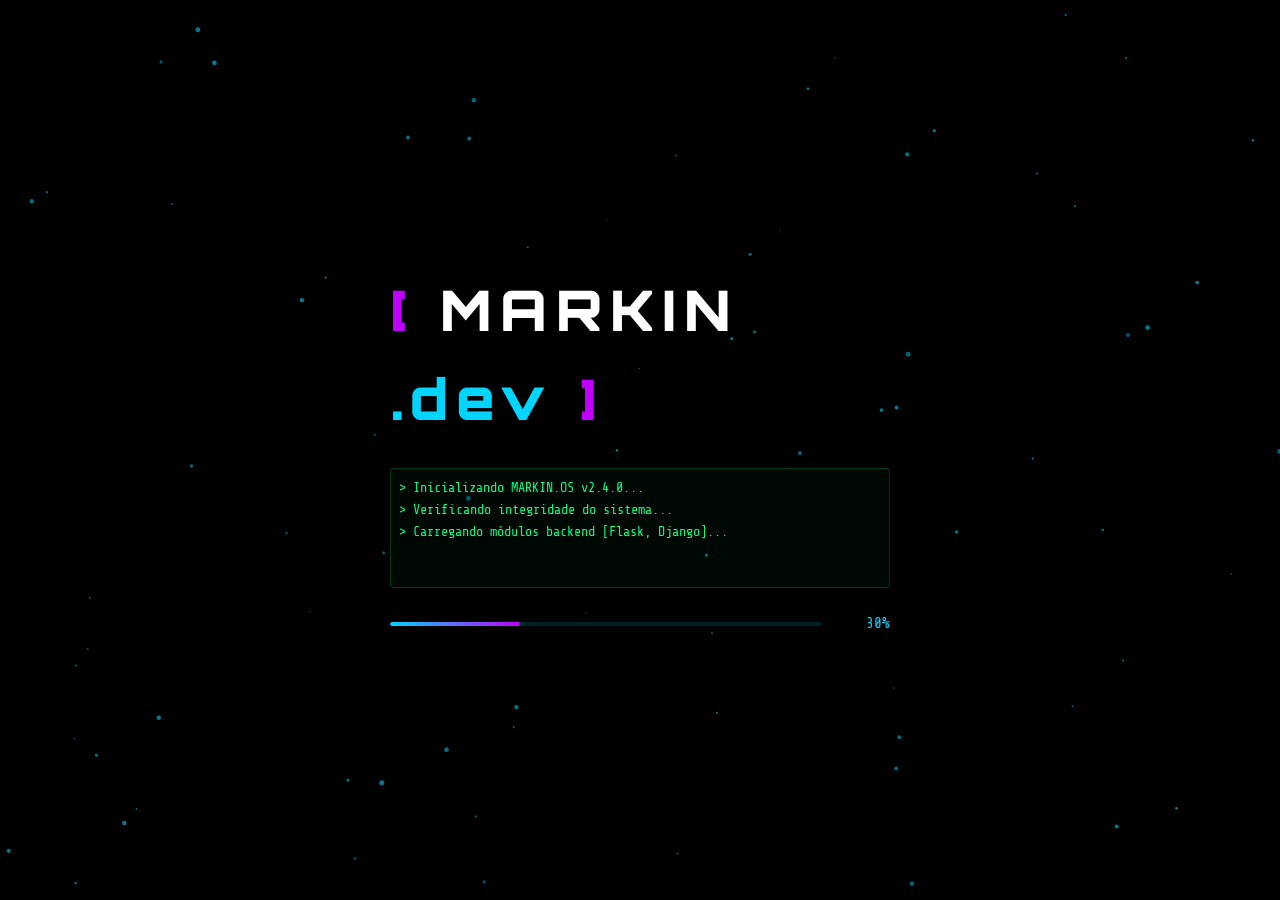
<file: index.html>
<!DOCTYPE html>
<html lang="pt-BR">
<head>
  <meta charset="UTF-8" />
  <meta name="viewport" content="width=device-width, initial-scale=1.0" />
  <title>MARKIN.DEV — Sistema Operacional</title>
  <link rel="icon" type="image/svg+xml" href="data:image/svg+xml,<svg xmlns='http://www.w3.org/2000/svg' viewBox='0 0 100 100'><text y='.9em' font-size='90'>⚡</text></svg>">
  <link rel="stylesheet" href="styles/main.css" />
  <link rel="preconnect" href="https://fonts.googleapis.com">
  <link rel="preconnect" href="https://fonts.gstatic.com" crossorigin>
  <link href="https://fonts.googleapis.com/css2?family=Share+Tech+Mono&family=Orbitron:wght@400;700;900&family=Rajdhani:wght@300;400;600;700&display=swap" rel="stylesheet">
</head>
<body>

  <!-- ═══════════════════════════════════════ BOOT SCREEN ═══════════════════════════════════════ -->
  <div id="boot-screen">
    <div class="boot-container">
      <div class="boot-logo">
        <span class="logo-bracket">[</span>
        <span class="logo-text">MARKIN</span>
        <span class="logo-dot">.dev</span>
        <span class="logo-bracket">]</span>
      </div>
      <div class="boot-lines" id="boot-lines"></div>
      <div class="boot-progress-wrap">
        <div class="boot-progress-bar">
          <div class="boot-progress-fill" id="boot-progress"></div>
        </div>
        <span class="boot-progress-pct" id="boot-pct">0%</span>
      </div>
      <button class="enter-btn" id="enter-btn" style="display:none;" onclick="enterSystem()">
        <span class="enter-icon">▶</span> ENTRAR NO SISTEMA
      </button>
    </div>
    <canvas id="boot-particles"></canvas>
  </div>

  <!-- ═══════════════════════════════════════ MAIN APP ═══════════════════════════════════════ -->
  <div id="app" style="display:none;">

    <!-- SCROLL PROGRESS -->
    <div class="scroll-progress" id="scroll-progress"></div>

    <!-- VISUAL OVERLAYS -->
    <div class="vignette"></div>
    <div class="scanlines"></div>

    <!-- HUD TOP BAR -->
    <header class="hud-header">
      <div class="hud-logo">
        <span class="hud-bracket">[</span>MARKIN<span class="hud-accent">.dev</span><span class="hud-bracket">]</span>
      </div>
      <nav class="hud-nav" id="hud-nav">
        <a href="#sobre" class="nav-link" data-section="sobre"><span class="nav-icon">▶</span> START</a>
        <a href="#skills" class="nav-link" data-section="skills"><span class="nav-icon">🧠</span> SKILLS</a>
        <a href="#projetos" class="nav-link" data-section="projetos"><span class="nav-icon">🗂</span> PROJETOS</a>
        <a href="#experiencia" class="nav-link" data-section="experiencia"><span class="nav-icon">🏆</span> EXPERIÊNCIA</a>
        <a href="#dashboard" class="nav-link" data-section="dashboard"><span class="nav-icon">📊</span> DASHBOARD</a>
        <a href="#contato" class="nav-link" data-section="contato"><span class="nav-icon">📞</span> CONTATO</a>
      </nav>
      <div class="hud-status">
        <span class="status-dot pulse"></span>
        <span class="status-text">ONLINE</span>
        <button class="terminal-toggle" id="terminal-toggle" title="Abrir Terminal [Ctrl+`]">⌨</button>
        <button class="sound-toggle" id="sound-toggle" title="Mutar Sons [M]">🔊</button>
        <button class="mobile-menu-btn" id="mobile-menu-btn" aria-label="Abrir menu" aria-expanded="false">
          <span class="menu-line"></span>
          <span class="menu-line"></span>
          <span class="menu-line"></span>
        </button>
      </div>
    </header>

    <div class="nav-backdrop" id="nav-backdrop"></div>

    <!-- GRID BACKGROUND -->
    <canvas id="grid-canvas"></canvas>

    <!-- MAIN CONTENT -->
    <main id="main-content">

      <!-- ── SEÇÃO: SOBRE ── -->
      <section id="sobre" class="section active-section">
        <div class="section-header">
          <span class="section-tag">// MÓDULO_01</span>
          <h2 class="section-title">SOBRE <span class="accent">MIM</span></h2>
          <div class="section-line"></div>
        </div>
        <div class="about-grid">
          <div class="about-avatar-wrap">
            <div class="avatar-ring outer-ring"></div>
            <div class="avatar-ring inner-ring"></div>
            <div class="avatar-core">
              <img src="images/foto.jpg" alt="Marcos Rogério" class="avatar-photo"
                   onerror="this.style.display='none'; document.getElementById('avatar-fallback').style.display='flex';" />
              <div class="avatar-initials" id="avatar-fallback" style="display:none;">MR</div>
              <div class="avatar-scanline"></div>
            </div>
            <div class="avatar-badges">
              <span class="badge badge-backend">Backend</span>
              <span class="badge badge-fullstack">Full Stack</span>
              <span class="badge badge-data">Data+IA</span>
            </div>
          </div>
          <div class="about-text">
            <div class="about-title-wrap">
              <h1 class="about-name">Marcos Rogério<br><span class="about-name-accent">Tudes Lopes</span></h1>
              <div class="about-role">
                <span class="role-prefix">&gt; </span>
                <span id="typewriter-role" class="typewriter-text"></span>
                <span class="cursor-blink">|</span>
              </div>
            </div>
            <div class="about-bio">
              <p>
                Desenvolvedor de Software com <span class="highlight">+3 anos de experiência</span> em backend robusto, análise de dados e desenvolvimento full stack.
              </p>
              <p>
                Atualmente construindo um <span class="highlight">sistema PDV completo</span> com Flask, integrações bancárias e APIs REST de alta performance.
              </p>
              <p>
                Combinando <span class="highlight">Python + Java + IA</span> para entregar soluções que vão além do código — sistemas que <em>pensam</em>.
              </p>
            </div>
            <div class="about-stats">
              <div class="stat-item">
                <span class="stat-value counter" data-target="3">0</span>
                <span class="stat-label">Anos XP</span>
              </div>
              <div class="stat-divider"></div>
              <div class="stat-item">
                <span class="stat-value counter" data-target="12">0</span>
                <span class="stat-label">Projetos</span>
              </div>
              <div class="stat-divider"></div>
              <div class="stat-item">
                <span class="stat-value counter" data-target="9">0</span>
                <span class="stat-label">Tecnologias</span>
              </div>
              <div class="stat-divider"></div>
              <div class="stat-item">
                <span class="stat-value counter" data-target="4">0</span>
                <span class="stat-label">Empresas</span>
              </div>
            </div>
            <div class="about-cta">
              <a href="#projetos" class="btn-primary">VER PROJETOS</a>
              <a href="#contato" class="btn-secondary">CONTATO</a>
              <a href="curriculo.html" target="_blank" class="btn-cv" title="Visualizar e baixar currículo">
                <span>⬇</span> CURRÍCULO
              </a>
            </div>
          </div>
        </div>
      </section>

      <!-- ── SEÇÃO: SKILLS ── -->
      <section id="skills" class="section">
        <div class="section-header">
          <span class="section-tag">// MÓDULO_02</span>
          <h2 class="section-title">SKILLS <span class="accent">RPG</span></h2>
          <div class="section-line"></div>
        </div>
        <div class="skills-container">
          <div class="skills-category">
            <div class="cat-header">
              <span class="cat-icon">🐍</span>
              <span class="cat-name">BACKEND</span>
            </div>
            <div class="skill-list">
              <div class="skill-item" data-level="90">
                <div class="skill-info"><span class="skill-name">Python</span><span class="skill-pct">90%</span></div>
                <div class="skill-bar"><div class="skill-fill" style="--target:90%"></div></div>
              </div>
              <div class="skill-item" data-level="90">
                <div class="skill-info"><span class="skill-name">Flask</span><span class="skill-pct">90%</span></div>
                <div class="skill-bar"><div class="skill-fill" style="--target:90%"></div></div>
              </div>
              <div class="skill-item" data-level="85">
                <div class="skill-info"><span class="skill-name">Django</span><span class="skill-pct">85%</span></div>
                <div class="skill-bar"><div class="skill-fill" style="--target:85%"></div></div>
              </div>
              <div class="skill-item" data-level="75">
                <div class="skill-info"><span class="skill-name">Java</span><span class="skill-pct">75%</span></div>
                <div class="skill-bar"><div class="skill-fill" style="--target:75%"></div></div>
              </div>
              <div class="skill-item" data-level="90">
                <div class="skill-info"><span class="skill-name">APIs REST</span><span class="skill-pct">90%</span></div>
                <div class="skill-bar"><div class="skill-fill" style="--target:90%"></div></div>
              </div>
            </div>
          </div>
          <div class="skills-category">
            <div class="cat-header">
              <span class="cat-icon">🎨</span>
              <span class="cat-name">FRONTEND</span>
            </div>
            <div class="skill-list">
              <div class="skill-item" data-level="85">
                <div class="skill-info"><span class="skill-name">JavaScript</span><span class="skill-pct">85%</span></div>
                <div class="skill-bar"><div class="skill-fill" style="--target:85%"></div></div>
              </div>
              <div class="skill-item" data-level="85">
                <div class="skill-info"><span class="skill-name">HTML5 / CSS3</span><span class="skill-pct">85%</span></div>
                <div class="skill-bar"><div class="skill-fill" style="--target:85%"></div></div>
              </div>
            </div>
          </div>
          <div class="skills-category">
            <div class="cat-header">
              <span class="cat-icon">🗄️</span>
              <span class="cat-name">DATABASE</span>
            </div>
            <div class="skill-list">
              <div class="skill-item" data-level="85">
                <div class="skill-info"><span class="skill-name">PostgreSQL</span><span class="skill-pct">85%</span></div>
                <div class="skill-bar"><div class="skill-fill" style="--target:85%"></div></div>
              </div>
              <div class="skill-item" data-level="85">
                <div class="skill-info"><span class="skill-name">MySQL</span><span class="skill-pct">85%</span></div>
                <div class="skill-bar"><div class="skill-fill" style="--target:85%"></div></div>
              </div>
              <div class="skill-item" data-level="80">
                <div class="skill-info"><span class="skill-name">SQLite</span><span class="skill-pct">80%</span></div>
                <div class="skill-bar"><div class="skill-fill" style="--target:80%"></div></div>
              </div>
            </div>
          </div>
          <div class="skills-category">
            <div class="cat-header">
              <span class="cat-icon">🤖</span>
              <span class="cat-name">DATA & IA</span>
            </div>
            <div class="skill-list">
              <div class="skill-item" data-level="80">
                <div class="skill-info"><span class="skill-name">Pandas</span><span class="skill-pct">80%</span></div>
                <div class="skill-bar"><div class="skill-fill" style="--target:80%"></div></div>
              </div>
              <div class="skill-item" data-level="75">
                <div class="skill-info"><span class="skill-name">IA (Claude / APIs)</span><span class="skill-pct">75%</span></div>
                <div class="skill-bar"><div class="skill-fill" style="--target:75%"></div></div>
              </div>
              <div class="skill-item" data-level="75">
                <div class="skill-info"><span class="skill-name">Dashboards</span><span class="skill-pct">75%</span></div>
                <div class="skill-bar"><div class="skill-fill" style="--target:75%"></div></div>
              </div>
            </div>
          </div>
        </div>
      </section>

      <!-- ── SEÇÃO: PROJETOS ── -->
      <section id="projetos" class="section">
        <div class="section-header">
          <span class="section-tag">// MÓDULO_03</span>
          <h2 class="section-title">PROJETOS <span class="accent">RECENTES</span></h2>
          <div class="section-line"></div>
        </div>
        <div class="projects-grid">

          <!-- Featured -->
          <div class="project-card featured" id="pdv-card">
            <div class="project-badge">🔥 DESTAQUE</div>
            <div class="project-header">
              <div class="project-icon">💳</div>
              <div>
                <h3 class="project-title">Sistema PDV</h3>
                <p class="project-subtitle">Ponto de Venda Completo</p>
              </div>
            </div>
            <p class="project-desc">
              Sistema de ponto de venda robusto com backend em Flask, banco de dados relacional, regras de negócio avançadas e interface otimizada para operação em tempo real.
            </p>
            <div class="project-tags">
              <span class="tag">Flask</span>
              <span class="tag">PostgreSQL</span>
              <span class="tag">APIs REST</span>
              <span class="tag">JavaScript</span>
            </div>
            <div class="project-features">
              <div class="feature-item"><span class="feature-icon">✓</span> Backend robusto com Flask</div>
              <div class="feature-item"><span class="feature-icon">✓</span> Integração com banco de dados</div>
              <div class="feature-item"><span class="feature-icon">✓</span> Regras de negócio complexas</div>
              <div class="feature-item"><span class="feature-icon">✓</span> Interface otimizada para UX</div>
            </div>
            <div class="project-actions">
              <button class="btn-project" onclick="openPDVDemo()">▶ DEMO INTERATIVA</button>
            </div>
          </div>

          <!-- Project 2 -->
          <div class="project-card">
            <div class="project-header">
              <div class="project-icon">📊</div>
              <div>
                <h3 class="project-title">Dashboard Analytics</h3>
                <p class="project-subtitle">Análise de Dados</p>
              </div>
            </div>
            <p class="project-desc">
              Dashboard interativo com Pandas para análise e visualização de grandes volumes de dados. Relatórios automatizados e métricas em tempo real.
            </p>
            <div class="project-tags">
              <span class="tag">Python</span>
              <span class="tag">Pandas</span>
              <span class="tag">Dashboard</span>
              <span class="tag">SQL</span>
            </div>
          </div>

          <!-- Project 3 -->
          <div class="project-card">
            <div class="project-header">
              <div class="project-icon">🤖</div>
              <div>
                <h3 class="project-title">IA Automation</h3>
                <p class="project-subtitle">Integração com Claude API</p>
              </div>
            </div>
            <p class="project-desc">
              Sistema de automação inteligente integrado com APIs de IA (Claude) para análise de dados, geração de relatórios e tomada de decisão automatizada.
            </p>
            <div class="project-tags">
              <span class="tag">Python</span>
              <span class="tag">Claude API</span>
              <span class="tag">Flask</span>
              <span class="tag">PostgreSQL</span>
            </div>
          </div>

          <!-- Project 4 -->
          <div class="project-card">
            <div class="project-header">
              <div class="project-icon">🚌</div>
              <div>
                <h3 class="project-title">SEMOB Web System</h3>
                <p class="project-subtitle">Secretaria de Mobilidade</p>
              </div>
            </div>
            <p class="project-desc">
              Desenvolvimento web e análise de dados para secretaria de mobilidade urbana. Processamento de dados de transporte e relatórios gerenciais.
            </p>
            <div class="project-tags">
              <span class="tag">Python</span>
              <span class="tag">JavaScript</span>
              <span class="tag">MySQL</span>
              <span class="tag">HTML/CSS</span>
            </div>
          </div>

        </div>
      </section>

      <!-- ── SEÇÃO: EXPERIÊNCIA ── -->
      <section id="experiencia" class="section">
        <div class="section-header">
          <span class="section-tag">// MÓDULO_04</span>
          <h2 class="section-title">LINHA DO <span class="accent">TEMPO</span></h2>
          <div class="section-line"></div>
        </div>
        <div class="timeline-container">

          <div class="timeline-item current" data-index="0">
            <div class="timeline-connector">
              <div class="timeline-dot active"></div>
              <div class="timeline-line"></div>
            </div>
            <div class="timeline-card">
              <div class="timeline-badge current-badge">● ATUAL</div>
              <div class="timeline-company">VixTec</div>
              <div class="timeline-role">Desenvolvedor de Software</div>
              <div class="timeline-period">2022 — Presente</div>
              <div class="timeline-desc">
                <ul>
                  <li>Desenvolvimento de Sistema PDV completo</li>
                  <li>Backend robusto com Flask</li>
                  <li>Integração com banco de dados PostgreSQL</li>
                  <li>APIs REST e regras de negócio avançadas</li>
                  <li>Frontend com foco em UX e performance</li>
                </ul>
              </div>
              <div class="timeline-tags">
                <span class="tag">Flask</span><span class="tag">PostgreSQL</span><span class="tag">APIs REST</span>
              </div>
            </div>
          </div>

          <div class="timeline-item" data-index="1">
            <div class="timeline-connector">
              <div class="timeline-dot"></div>
              <div class="timeline-line"></div>
            </div>
            <div class="timeline-card">
              <div class="timeline-company">SEMOB</div>
              <div class="timeline-role">Desenvolvedor Web / Analista de Dados</div>
              <div class="timeline-period">2021 — 2022</div>
              <div class="timeline-desc">
                <ul>
                  <li>Desenvolvimento de sistemas web para mobilidade urbana</li>
                  <li>Análise e manipulação de dados com Python/Pandas</li>
                  <li>Criação de dashboards e relatórios gerenciais</li>
                </ul>
              </div>
              <div class="timeline-tags">
                <span class="tag">Python</span><span class="tag">Pandas</span><span class="tag">JavaScript</span>
              </div>
            </div>
          </div>

          <div class="timeline-item" data-index="2">
            <div class="timeline-connector">
              <div class="timeline-dot"></div>
              <div class="timeline-line"></div>
            </div>
            <div class="timeline-card">
              <div class="timeline-company">CEBRASPE</div>
              <div class="timeline-role">Produtor de Conteúdo Técnico</div>
              <div class="timeline-period">2020 — 2021</div>
              <div class="timeline-desc">
                <ul>
                  <li>Produção de conteúdo técnico especializado</li>
                  <li>Documentação e materiais de referência</li>
                  <li>Análise e curadoria de conteúdo tecnológico</li>
                </ul>
              </div>
              <div class="timeline-tags">
                <span class="tag">Documentação</span><span class="tag">TI</span>
              </div>
            </div>
          </div>

          <div class="timeline-item" data-index="3">
            <div class="timeline-connector">
              <div class="timeline-dot"></div>
            </div>
            <div class="timeline-card">
              <div class="timeline-company">EMBRAPA</div>
              <div class="timeline-role">Suporte Técnico e Infraestrutura</div>
              <div class="timeline-period">2019 — 2020</div>
              <div class="timeline-desc">
                <ul>
                  <li>Suporte técnico e infraestrutura de TI</li>
                  <li>Manutenção de sistemas e redes</li>
                  <li>Primeiro contato com ambientes empresariais reais</li>
                </ul>
              </div>
              <div class="timeline-tags">
                <span class="tag">Infraestrutura</span><span class="tag">Suporte TI</span>
              </div>
            </div>
          </div>

        </div>
      </section>

      <!-- ── SEÇÃO: DASHBOARD ── -->
      <section id="dashboard" class="section">
        <div class="section-header">
          <span class="section-tag">// MÓDULO_05</span>
          <h2 class="section-title">DASHBOARD <span class="accent">STATS</span></h2>
          <div class="section-line"></div>
        </div>
        <div class="dashboard-grid">
          <div class="dash-card">
            <div class="dash-icon">⏱️</div>
            <div class="dash-value counter" data-target="3">0</div>
            <div class="dash-label">Anos de Experiência</div>
            <div class="dash-bar"><div class="dash-fill" style="width:0%" data-target="60%"></div></div>
          </div>
          <div class="dash-card">
            <div class="dash-icon">🚀</div>
            <div class="dash-value counter" data-target="12">0</div>
            <div class="dash-label">Projetos Entregues</div>
            <div class="dash-bar"><div class="dash-fill" style="width:0%" data-target="80%"></div></div>
          </div>
          <div class="dash-card">
            <div class="dash-icon">💻</div>
            <div class="dash-value counter" data-target="9">0</div>
            <div class="dash-label">Tecnologias Dominadas</div>
            <div class="dash-bar"><div class="dash-fill" style="width:0%" data-target="75%"></div></div>
          </div>
          <div class="dash-card">
            <div class="dash-icon">🏢</div>
            <div class="dash-value counter" data-target="4">0</div>
            <div class="dash-label">Empresas Atuadas</div>
            <div class="dash-bar"><div class="dash-fill" style="width:0%" data-target="40%"></div></div>
          </div>
          <div class="dash-card">
            <div class="dash-icon">🔗</div>
            <div class="dash-value counter" data-target="50">0</div>
            <div class="dash-label">APIs Integradas</div>
            <div class="dash-bar"><div class="dash-fill" style="width:0%" data-target="70%"></div></div>
          </div>
          <div class="dash-card">
            <div class="dash-icon">📦</div>
            <div class="dash-value counter" data-target="1000">0</div>
            <div class="dash-label">Commits Aproximados</div>
            <div class="dash-bar"><div class="dash-fill" style="width:0%" data-target="85%"></div></div>
          </div>
        </div>
        <div class="radar-container">
          <canvas id="radar-chart" width="500" height="400"></canvas>
        </div>
      </section>

      <!-- ── SEÇÃO: CONTATO ── -->
      <section id="contato" class="section">
        <div class="section-header">
          <span class="section-tag">// MÓDULO_06</span>
          <h2 class="section-title">ESTABELECER <span class="accent">CONTATO</span></h2>
          <div class="section-line"></div>
        </div>
        <div class="contact-grid">
          <div class="contact-links">
            <h3 class="contact-subtitle">&gt; Conexões Disponíveis</h3>
            <a href="https://github.com/dev-markin" target="_blank" class="contact-card" id="github-link">
              <div class="contact-card-icon">
                <svg viewBox="0 0 24 24" fill="currentColor" width="32" height="32"><path d="M12 0c-6.626 0-12 5.373-12 12 0 5.302 3.438 9.8 8.207 11.387.599.111.793-.261.793-.577v-2.234c-3.338.726-4.033-1.416-4.033-1.416-.546-1.387-1.333-1.756-1.333-1.756-1.089-.745.083-.729.083-.729 1.205.084 1.839 1.237 1.839 1.237 1.07 1.834 2.807 1.304 3.492.997.107-.775.418-1.305.762-1.604-2.665-.305-5.467-1.334-5.467-5.931 0-1.311.469-2.381 1.236-3.221-.124-.303-.535-1.524.117-3.176 0 0 1.008-.322 3.301 1.23.957-.266 1.983-.399 3.003-.404 1.02.005 2.047.138 3.006.404 2.291-1.552 3.297-1.23 3.297-1.23.653 1.653.242 2.874.118 3.176.77.84 1.235 1.911 1.235 3.221 0 4.609-2.807 5.624-5.479 5.921.43.372.823 1.102.823 2.222v3.293c0 .319.192.694.801.576 4.765-1.589 8.199-6.086 8.199-11.386 0-6.627-5.373-12-12-12z"/></svg>
              </div>
              <div class="contact-card-info">
                <span class="contact-card-label">GitHub</span>
                <span class="contact-card-value">github.com/dev-markin</span>
              </div>
              <span class="contact-card-arrow">→</span>
            </a>
            <a href="https://www.linkedin.com/in/marcos-lopes-b99a47201/" target="_blank" class="contact-card" id="linkedin-link">
              <div class="contact-card-icon">
                <svg viewBox="0 0 24 24" fill="currentColor" width="32" height="32"><path d="M20.447 20.452h-3.554v-5.569c0-1.328-.027-3.037-1.852-3.037-1.853 0-2.136 1.445-2.136 2.939v5.667H9.351V9h3.414v1.561h.046c.477-.9 1.637-1.85 3.37-1.85 3.601 0 4.267 2.37 4.267 5.455v6.286zM5.337 7.433c-1.144 0-2.063-.926-2.063-2.065 0-1.138.92-2.063 2.063-2.063 1.14 0 2.064.925 2.064 2.063 0 1.139-.925 2.065-2.064 2.065zm1.782 13.019H3.555V9h3.564v11.452zM22.225 0H1.771C.792 0 0 .774 0 1.729v20.542C0 23.227.792 24 1.771 24h20.451C23.2 24 24 23.227 24 22.271V1.729C24 .774 23.2 0 22.222 0h.003z"/></svg>
              </div>
              <div class="contact-card-info">
                <span class="contact-card-label">LinkedIn</span>
                <span class="contact-card-value">linkedin.com/in/marcos-lopes-b99a47201</span>
              </div>
              <span class="contact-card-arrow">→</span>
            </a>
            <a href="mailto:marcosr10oficial@hotmail.com" class="contact-card" id="email-link">
              <div class="contact-card-icon" style="font-size:2rem;">✉️</div>
              <div class="contact-card-info">
                <span class="contact-card-label">Email</span>
                <span class="contact-card-value">marcosr10oficial@hotmail.com</span>
              </div>
              <span class="contact-card-arrow">→</span>
            </a>
            <a href="curriculo.html" target="_blank" class="contact-card contact-card-cv">
              <div class="contact-card-icon" style="font-size:2rem;">📄</div>
              <div class="contact-card-info">
                <span class="contact-card-label">Currículo</span>
                <span class="contact-card-value">Visualizar &amp; baixar CV completo</span>
              </div>
              <span class="contact-card-arrow">⬇</span>
            </a>
          </div>
          <div class="contact-form-wrap">
            <h3 class="contact-subtitle">&gt; Enviar Mensagem</h3>
            <form class="contact-form" id="contact-form" onsubmit="submitForm(event)">
              <div class="form-group">
                <label class="form-label">// IDENTIFICAÇÃO</label>
                <input type="text" class="form-input" placeholder="Seu nome" required />
              </div>
              <div class="form-group">
                <label class="form-label">// CANAL DE RESPOSTA</label>
                <input type="email" class="form-input" placeholder="seu@email.com" required />
              </div>
              <div class="form-group">
                <label class="form-label">// ASSUNTO</label>
                <input type="text" class="form-input" placeholder="Assunto da mensagem" required />
              </div>
              <div class="form-group">
                <label class="form-label">// MENSAGEM</label>
                <textarea class="form-textarea" placeholder="Digite sua mensagem aqui..." rows="5" required></textarea>
              </div>
              <button type="submit" class="btn-primary btn-full">
                <span class="send-icon">⚡</span> TRANSMITIR MENSAGEM
              </button>
            </form>
          </div>
        </div>
      </section>

    </main>

    <!-- FOOTER -->
    <footer class="hud-footer">
      <span>&lt;/&gt; Desenvolvido por <strong>Marcos Rogério</strong> • MARKIN.DEV</span>
      <span class="footer-version">v2.4.0 | 2026</span>
    </footer>

  </div>

  <!-- ── BACK TO TOP ── -->
  <button class="back-to-top" id="back-to-top" aria-label="Voltar ao topo">↑</button>

  <!-- ═══════════════════════════════════════ TERMINAL ═══════════════════════════════════════ -->
  <div id="terminal-overlay" class="hidden">
    <div class="terminal-window">
      <div class="terminal-header">
        <span class="terminal-title">⌨ MARKIN.dev — Terminal</span>
        <button class="terminal-close" onclick="closeTerminal()">✕</button>
      </div>
      <div class="terminal-output" id="terminal-output"></div>
      <div class="terminal-input-row">
        <span class="terminal-prompt">marcos@markin.dev:~$</span>
        <input type="text" class="terminal-input" id="terminal-input" placeholder="digite um comando..." autocomplete="off" spellcheck="false" />
      </div>
    </div>
  </div>

  <!-- ═══════════════════════════════════════ PDV DEMO MODAL ═══════════════════════════════════════ -->
  <div id="pdv-modal" class="modal-overlay hidden">
    <div class="modal-window">
      <div class="modal-header">
        <span class="modal-title">💳 Sistema PDV — Demo Interativa</span>
        <button class="modal-close" onclick="closePDVDemo()">✕</button>
      </div>
      <div class="modal-body">
        <div class="pdv-demo">
          <div class="pdv-products">
            <h4 class="pdv-section-title">PRODUTOS</h4>
            <div class="pdv-product-grid">
              <button class="pdv-product" onclick="addToCart('Café', 5.50)">☕ Café<br><small>R$ 5,50</small></button>
              <button class="pdv-product" onclick="addToCart('Suco', 8.00)">🥤 Suco<br><small>R$ 8,00</small></button>
              <button class="pdv-product" onclick="addToCart('Sanduíche', 15.00)">🥪 Sanduíche<br><small>R$ 15,00</small></button>
              <button class="pdv-product" onclick="addToCart('Água', 3.00)">💧 Água<br><small>R$ 3,00</small></button>
              <button class="pdv-product" onclick="addToCart('Pão', 4.50)">🍞 Pão<br><small>R$ 4,50</small></button>
              <button class="pdv-product" onclick="addToCart('Sobremesa', 12.00)">🍰 Sobremesa<br><small>R$ 12,00</small></button>
            </div>
          </div>
          <div class="pdv-cart">
            <h4 class="pdv-section-title">CARRINHO</h4>
            <div class="pdv-cart-items" id="pdv-cart-items"></div>
            <div class="pdv-total">
              <span>TOTAL:</span>
              <span class="pdv-total-value" id="pdv-total">R$ 0,00</span>
            </div>
            <div class="pdv-actions">
              <button class="btn-secondary" onclick="clearCart()">LIMPAR</button>
              <button class="btn-primary" onclick="finalizeSale()">FINALIZAR VENDA ⚡</button>
            </div>
          </div>
        </div>
      </div>
    </div>
  </div>

  <script src="scripts/main.js"></script>
</body>
</html>
</file>
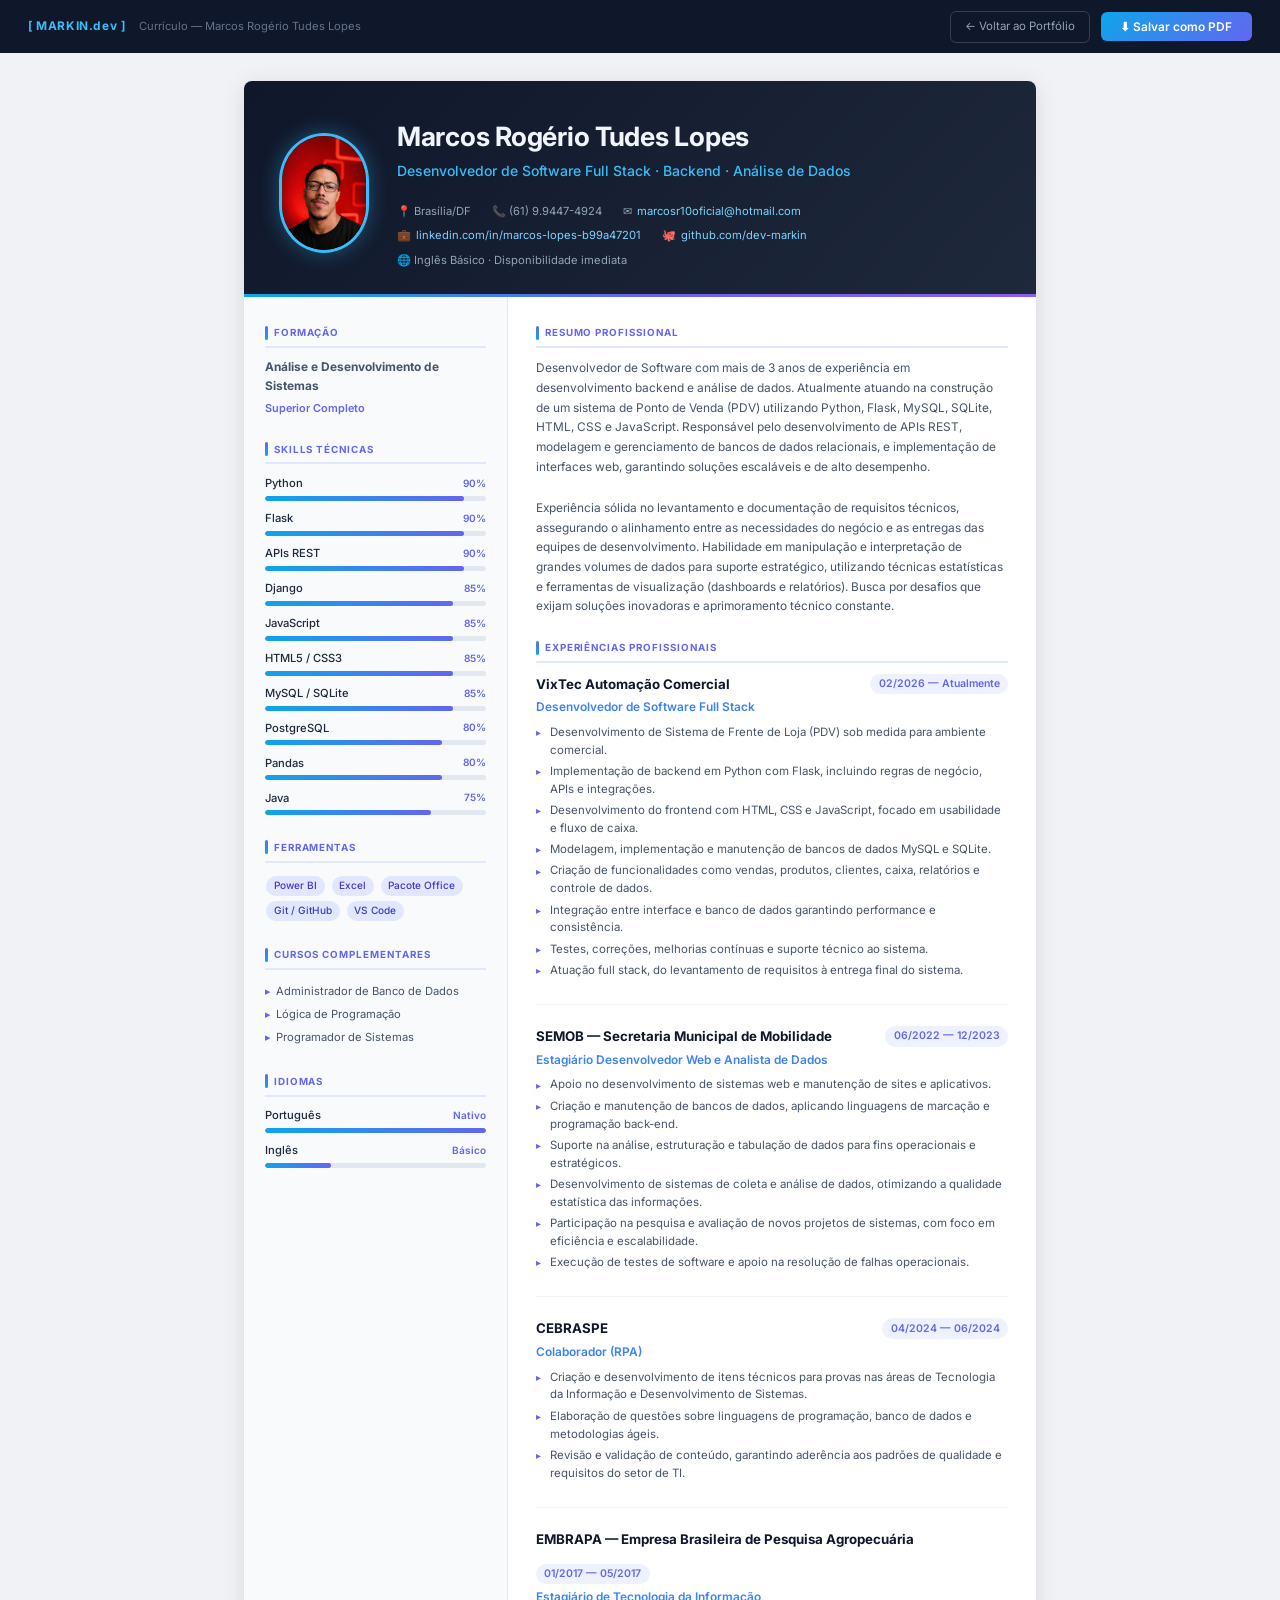
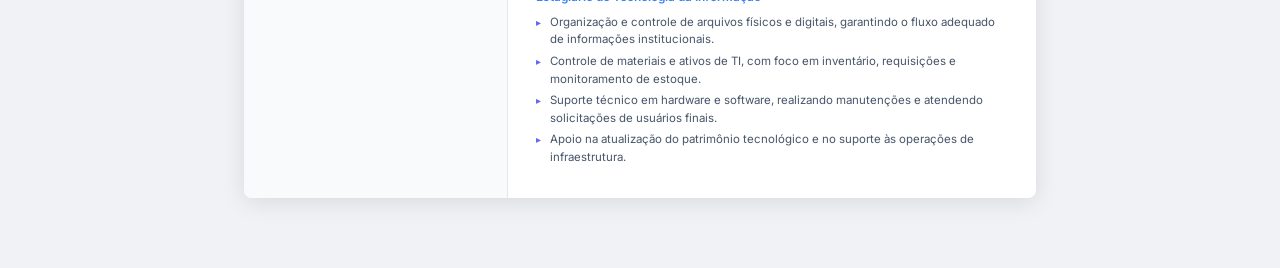
<file: curriculo.html>
<!DOCTYPE html>
<html lang="pt-BR">
<head>
  <meta charset="UTF-8" />
  <meta name="viewport" content="width=device-width, initial-scale=1.0" />
  <title>Currículo — Marcos Rogério Tudes Lopes</title>
  <link rel="preconnect" href="https://fonts.googleapis.com">
  <link href="https://fonts.googleapis.com/css2?family=Inter:wght@400;500;600;700&display=swap" rel="stylesheet">
  <style>
    /* ── BASE ── */
    *, *::before, *::after { box-sizing: border-box; margin: 0; padding: 0; }
    html { font-size: 14px; }
    body {
      font-family: 'Inter', sans-serif;
      background: #f0f2f5;
      color: #1a1a2e;
      line-height: 1.55;
    }
    a { color: #1e40af; text-decoration: none; }
    a:hover { text-decoration: underline; }

    /* ── TOOLBAR (screen only) ── */
    .toolbar {
      background: #0f172a;
      color: #e2e8f0;
      padding: .75rem 2rem;
      display: flex;
      align-items: center;
      justify-content: space-between;
      gap: 1rem;
      flex-wrap: wrap;
    }
    .toolbar-left {
      display: flex;
      align-items: center;
      gap: 1rem;
    }
    .toolbar-logo {
      font-family: 'Inter', sans-serif;
      font-size: .85rem;
      font-weight: 700;
      color: #38bdf8;
      letter-spacing: .05em;
    }
    .toolbar-label {
      font-size: .8rem;
      color: #64748b;
    }
    .toolbar-actions {
      display: flex;
      gap: .75rem;
      align-items: center;
    }
    .btn-print {
      background: linear-gradient(135deg, #0ea5e9, #6366f1);
      color: #fff;
      border: none;
      padding: .5rem 1.4rem;
      border-radius: 6px;
      font-family: 'Inter', sans-serif;
      font-size: .85rem;
      font-weight: 600;
      cursor: pointer;
      display: flex;
      align-items: center;
      gap: .5rem;
      transition: opacity .2s;
    }
    .btn-print:hover { opacity: .88; }
    .btn-back {
      color: #94a3b8;
      font-size: .82rem;
      border: 1px solid #334155;
      padding: .45rem 1rem;
      border-radius: 6px;
      transition: all .2s;
      background: transparent;
      font-family: 'Inter', sans-serif;
      cursor: pointer;
      text-decoration: none;
      display: inline-flex;
      align-items: center;
      gap: .4rem;
    }
    .btn-back:hover { color: #e2e8f0; border-color: #64748b; text-decoration: none; }

    /* ── PAGE ── */
    .page-wrap {
      max-width: 820px;
      margin: 2rem auto;
      padding: 0 1rem 3rem;
    }
    .cv {
      background: #fff;
      border-radius: 8px;
      box-shadow: 0 4px 24px rgba(0,0,0,.1);
      overflow: hidden;
    }

    /* ── HEADER ── */
    .cv-header {
      background: linear-gradient(135deg, #0f172a 0%, #1e293b 100%);
      color: #fff;
      padding: 2.5rem 2.5rem 2rem;
      position: relative;
      overflow: hidden;
      display: flex;
      align-items: center;
      gap: 2rem;
    }
    .cv-header-photo {
      width: 90px;
      height: 120px;
      border-radius: 50% / 40%;
      object-fit: cover;
      object-position: center center;
      border: 3px solid #38bdf8;
      flex-shrink: 0;
      box-shadow: 0 0 20px rgba(56,189,248,.35);
    }
    .cv-header-photo-fallback {
      width: 90px;
      height: 120px;
      border-radius: 50% / 40%;
      background: linear-gradient(135deg, #1e40af, #6366f1);
      border: 3px solid #38bdf8;
      flex-shrink: 0;
      display: flex;
      align-items: center;
      justify-content: center;
      font-size: 2.5rem;
      font-weight: 700;
      color: #fff;
      box-shadow: 0 0 20px rgba(56,189,248,.35);
    }
    .cv-header-info { flex: 1; }
    .cv-header::after {
      content: '';
      position: absolute;
      bottom: 0; left: 0; right: 0;
      height: 3px;
      background: linear-gradient(90deg, #0ea5e9, #6366f1, #8b5cf6);
    }
    .cv-name {
      font-size: 1.9rem;
      font-weight: 700;
      letter-spacing: -.01em;
      margin-bottom: .2rem;
      color: #f1f5f9;
    }
    .cv-title {
      font-size: 1rem;
      color: #38bdf8;
      font-weight: 500;
      margin-bottom: 1.5rem;
    }
    .cv-contacts {
      display: flex;
      flex-wrap: wrap;
      gap: .5rem 1.5rem;
      font-size: .8rem;
      color: #94a3b8;
    }
    .cv-contact-item {
      display: flex;
      align-items: center;
      gap: .35rem;
    }
    .cv-contact-item a { color: #7dd3fc; }
    .cv-contact-item a:hover { color: #38bdf8; }

    /* ── BODY ── */
    .cv-body {
      display: grid;
      grid-template-columns: 1fr 2fr;
      gap: 0;
    }
    .cv-sidebar {
      background: #f8fafc;
      border-right: 1px solid #e2e8f0;
      padding: 2rem 1.5rem;
    }
    .cv-main {
      padding: 2rem 2rem;
    }

    /* ── SECTIONS ── */
    .cv-section { margin-bottom: 1.75rem; }
    .cv-section:last-child { margin-bottom: 0; }
    .cv-section-title {
      font-size: .7rem;
      font-weight: 700;
      text-transform: uppercase;
      letter-spacing: .1em;
      color: #6366f1;
      margin-bottom: .75rem;
      padding-bottom: .4rem;
      border-bottom: 2px solid #e0e7ff;
      display: flex;
      align-items: center;
      gap: .4rem;
    }
    .cv-section-title::before {
      content: '';
      width: 3px; height: 14px;
      background: linear-gradient(180deg, #6366f1, #0ea5e9);
      border-radius: 2px;
      display: inline-block;
    }

    /* ── SIDEBAR ITEMS ── */
    .sidebar-text {
      font-size: .85rem;
      color: #475569;
      margin-bottom: .35rem;
    }
    .skill-item-cv {
      margin-bottom: .65rem;
    }
    .skill-name-cv {
      display: flex;
      justify-content: space-between;
      align-items: center;
      margin-bottom: .25rem;
    }
    .skill-name-cv span:first-child {
      font-size: .8rem;
      color: #1e293b;
      font-weight: 500;
    }
    .skill-name-cv span:last-child {
      font-size: .72rem;
      color: #6366f1;
      font-weight: 600;
    }
    .skill-bar-cv {
      height: 5px;
      background: #e2e8f0;
      border-radius: 3px;
      overflow: hidden;
    }
    .skill-fill-cv {
      height: 100%;
      background: linear-gradient(90deg, #0ea5e9, #6366f1);
      border-radius: 3px;
    }
    .tool-badge {
      display: inline-block;
      font-size: .72rem;
      background: #e0e7ff;
      color: #4338ca;
      padding: .15rem .55rem;
      border-radius: 20px;
      margin: .15rem .1rem;
      font-weight: 500;
    }
    .course-item {
      font-size: .8rem;
      color: #475569;
      padding: .2rem 0;
      padding-left: .75rem;
      position: relative;
    }
    .course-item::before {
      content: '▸';
      position: absolute; left: 0;
      color: #6366f1;
    }

    /* ── EXPERIENCE & TIMELINE (main) ── */
    .exp-item {
      margin-bottom: 1.5rem;
      padding-bottom: 1.5rem;
      border-bottom: 1px solid #f1f5f9;
      position: relative;
    }
    .exp-item:last-child { border-bottom: none; margin-bottom: 0; padding-bottom: 0; }
    .exp-header {
      display: flex;
      justify-content: space-between;
      align-items: flex-start;
      gap: 1rem;
      margin-bottom: .3rem;
      flex-wrap: wrap;
    }
    .exp-company {
      font-size: .95rem;
      font-weight: 700;
      color: #0f172a;
    }
    .exp-period {
      font-size: .75rem;
      color: #6366f1;
      font-weight: 600;
      background: #eef2ff;
      padding: .15rem .6rem;
      border-radius: 20px;
      white-space: nowrap;
    }
    .exp-role {
      font-size: .85rem;
      color: #3b82f6;
      font-weight: 600;
      margin-bottom: .5rem;
    }
    .exp-list {
      padding-left: 0;
    }
    .exp-list li {
      font-size: .82rem;
      color: #475569;
      margin-bottom: .25rem;
      padding-left: 1rem;
      position: relative;
      list-style: none;
    }
    .exp-list li::before {
      content: '▸';
      position: absolute; left: 0;
      color: #6366f1;
      font-size: .7rem;
      top: .08rem;
    }

    /* ── OBJECTIVE ── */
    .obj-text {
      font-size: .85rem;
      color: #475569;
      line-height: 1.65;
    }

    /* ── PRINT STYLES ── */
    @media print {
      @page { margin: 1.2cm 1.4cm; size: A4; }
      body { background: #fff; font-size: 11px; }
      .toolbar, .page-wrap > *:not(.cv) { display: none !important; }
      .page-wrap { margin: 0; padding: 0; max-width: 100%; }
      .cv { box-shadow: none; border-radius: 0; }
      .cv-header { -webkit-print-color-adjust: exact; print-color-adjust: exact; }
      .cv-sidebar { -webkit-print-color-adjust: exact; print-color-adjust: exact; }
      .skill-fill-cv { -webkit-print-color-adjust: exact; print-color-adjust: exact; }
      .tool-badge { -webkit-print-color-adjust: exact; print-color-adjust: exact; }
      a { color: inherit !important; text-decoration: none !important; }
      .exp-item { page-break-inside: avoid; }
    }

    /* ── RESPONSIVE ── */
    @media (max-width: 600px) {
      .cv-header { padding: 1.5rem; }
      .cv-body { grid-template-columns: 1fr; }
      .cv-sidebar { border-right: none; border-bottom: 1px solid #e2e8f0; }
      .cv-main { padding: 1.5rem; }
    }
  </style>
</head>
<body>

  <!-- TOOLBAR -->
  <div class="toolbar">
    <div class="toolbar-left">
      <span class="toolbar-logo">[ MARKIN.dev ]</span>
      <span class="toolbar-label">Currículo — Marcos Rogério Tudes Lopes</span>
    </div>
    <div class="toolbar-actions">
      <a href="index.html" class="btn-back">← Voltar ao Portfólio</a>
      <button class="btn-print" onclick="window.print()">
        ⬇ Salvar como PDF
      </button>
    </div>
  </div>

  <div class="page-wrap">
    <div class="cv">

      <!-- HEADER -->
      <div class="cv-header">
        <img src="images/foto.jpg" alt="Marcos Rogério" class="cv-header-photo"
             onerror="this.style.display='none'; this.nextElementSibling.style.display='flex';" />
        <div class="cv-header-photo-fallback" style="display:none;">MR</div>
        <div class="cv-header-info">
          <div class="cv-name">Marcos Rogério Tudes Lopes</div>
          <div class="cv-title">Desenvolvedor de Software Full Stack · Backend · Análise de Dados</div>
          <div class="cv-contacts">
            <span class="cv-contact-item">📍 Brasília/DF</span>
            <span class="cv-contact-item">📞 (61) 9.9447-4924</span>
            <span class="cv-contact-item">✉ <a href="mailto:marcosr10oficial@hotmail.com">marcosr10oficial@hotmail.com</a></span>
            <span class="cv-contact-item">💼 <a href="https://www.linkedin.com/in/marcos-lopes-b99a47201/" target="_blank">linkedin.com/in/marcos-lopes-b99a47201</a></span>
            <span class="cv-contact-item">🐙 <a href="https://github.com/dev-markin" target="_blank">github.com/dev-markin</a></span>
            <span class="cv-contact-item">🌐 Inglês Básico · Disponibilidade imediata</span>
          </div>
        </div>
      </div>

      <!-- BODY -->
      <div class="cv-body">

        <!-- SIDEBAR -->
        <div class="cv-sidebar">

          <!-- Formação -->
          <div class="cv-section">
            <div class="cv-section-title">Formação</div>
            <p class="sidebar-text"><strong>Análise e Desenvolvimento de Sistemas</strong></p>
            <p class="sidebar-text" style="color:#6366f1; font-size:.78rem; font-weight:600;">Superior Completo</p>
          </div>

          <!-- Skills Técnicas -->
          <div class="cv-section">
            <div class="cv-section-title">Skills Técnicas</div>

            <div class="skill-item-cv">
              <div class="skill-name-cv"><span>Python</span><span>90%</span></div>
              <div class="skill-bar-cv"><div class="skill-fill-cv" style="width:90%"></div></div>
            </div>
            <div class="skill-item-cv">
              <div class="skill-name-cv"><span>Flask</span><span>90%</span></div>
              <div class="skill-bar-cv"><div class="skill-fill-cv" style="width:90%"></div></div>
            </div>
            <div class="skill-item-cv">
              <div class="skill-name-cv"><span>APIs REST</span><span>90%</span></div>
              <div class="skill-bar-cv"><div class="skill-fill-cv" style="width:90%"></div></div>
            </div>
            <div class="skill-item-cv">
              <div class="skill-name-cv"><span>Django</span><span>85%</span></div>
              <div class="skill-bar-cv"><div class="skill-fill-cv" style="width:85%"></div></div>
            </div>
            <div class="skill-item-cv">
              <div class="skill-name-cv"><span>JavaScript</span><span>85%</span></div>
              <div class="skill-bar-cv"><div class="skill-fill-cv" style="width:85%"></div></div>
            </div>
            <div class="skill-item-cv">
              <div class="skill-name-cv"><span>HTML5 / CSS3</span><span>85%</span></div>
              <div class="skill-bar-cv"><div class="skill-fill-cv" style="width:85%"></div></div>
            </div>
            <div class="skill-item-cv">
              <div class="skill-name-cv"><span>MySQL / SQLite</span><span>85%</span></div>
              <div class="skill-bar-cv"><div class="skill-fill-cv" style="width:85%"></div></div>
            </div>
            <div class="skill-item-cv">
              <div class="skill-name-cv"><span>PostgreSQL</span><span>80%</span></div>
              <div class="skill-bar-cv"><div class="skill-fill-cv" style="width:80%"></div></div>
            </div>
            <div class="skill-item-cv">
              <div class="skill-name-cv"><span>Pandas</span><span>80%</span></div>
              <div class="skill-bar-cv"><div class="skill-fill-cv" style="width:80%"></div></div>
            </div>
            <div class="skill-item-cv">
              <div class="skill-name-cv"><span>Java</span><span>75%</span></div>
              <div class="skill-bar-cv"><div class="skill-fill-cv" style="width:75%"></div></div>
            </div>
          </div>

          <!-- Ferramentas -->
          <div class="cv-section">
            <div class="cv-section-title">Ferramentas</div>
            <div>
              <span class="tool-badge">Power BI</span>
              <span class="tool-badge">Excel</span>
              <span class="tool-badge">Pacote Office</span>
              <span class="tool-badge">Git / GitHub</span>
              <span class="tool-badge">VS Code</span>
            </div>
          </div>

          <!-- Cursos -->
          <div class="cv-section">
            <div class="cv-section-title">Cursos Complementares</div>
            <div class="course-item">Administrador de Banco de Dados</div>
            <div class="course-item">Lógica de Programação</div>
            <div class="course-item">Programador de Sistemas</div>
          </div>

          <!-- Idiomas -->
          <div class="cv-section">
            <div class="cv-section-title">Idiomas</div>
            <div class="skill-item-cv">
              <div class="skill-name-cv"><span>Português</span><span>Nativo</span></div>
              <div class="skill-bar-cv"><div class="skill-fill-cv" style="width:100%"></div></div>
            </div>
            <div class="skill-item-cv">
              <div class="skill-name-cv"><span>Inglês</span><span>Básico</span></div>
              <div class="skill-bar-cv"><div class="skill-fill-cv" style="width:30%"></div></div>
            </div>
          </div>

        </div>

        <!-- MAIN -->
        <div class="cv-main">

          <!-- Resumo -->
          <div class="cv-section">
            <div class="cv-section-title">Resumo Profissional</div>
            <p class="obj-text">
              Desenvolvedor de Software com mais de 3 anos de experiência em desenvolvimento backend e análise de dados. Atualmente atuando na construção de um sistema de Ponto de Venda (PDV) utilizando Python, Flask, MySQL, SQLite, HTML, CSS e JavaScript. Responsável pelo desenvolvimento de APIs REST, modelagem e gerenciamento de bancos de dados relacionais, e implementação de interfaces web, garantindo soluções escaláveis e de alto desempenho.
            </p>
            <br>
            <p class="obj-text">
              Experiência sólida no levantamento e documentação de requisitos técnicos, assegurando o alinhamento entre as necessidades do negócio e as entregas das equipes de desenvolvimento. Habilidade em manipulação e interpretação de grandes volumes de dados para suporte estratégico, utilizando técnicas estatísticas e ferramentas de visualização (dashboards e relatórios). Busca por desafios que exijam soluções inovadoras e aprimoramento técnico constante.
            </p>
          </div>

          <!-- Experiências -->
          <div class="cv-section">
            <div class="cv-section-title">Experiências Profissionais</div>

            <div class="exp-item">
              <div class="exp-header">
                <div class="exp-company">VixTec Automação Comercial</div>
                <span class="exp-period">02/2026 — Atualmente</span>
              </div>
              <div class="exp-role">Desenvolvedor de Software Full Stack</div>
              <ul class="exp-list">
                <li>Desenvolvimento de Sistema de Frente de Loja (PDV) sob medida para ambiente comercial.</li>
                <li>Implementação de backend em Python com Flask, incluindo regras de negócio, APIs e integrações.</li>
                <li>Desenvolvimento do frontend com HTML, CSS e JavaScript, focado em usabilidade e fluxo de caixa.</li>
                <li>Modelagem, implementação e manutenção de bancos de dados MySQL e SQLite.</li>
                <li>Criação de funcionalidades como vendas, produtos, clientes, caixa, relatórios e controle de dados.</li>
                <li>Integração entre interface e banco de dados garantindo performance e consistência.</li>
                <li>Testes, correções, melhorias contínuas e suporte técnico ao sistema.</li>
                <li>Atuação full stack, do levantamento de requisitos à entrega final do sistema.</li>
              </ul>
            </div>

            <div class="exp-item">
              <div class="exp-header">
                <div class="exp-company">SEMOB — Secretaria Municipal de Mobilidade</div>
                <span class="exp-period">06/2022 — 12/2023</span>
              </div>
              <div class="exp-role">Estagiário Desenvolvedor Web e Analista de Dados</div>
              <ul class="exp-list">
                <li>Apoio no desenvolvimento de sistemas web e manutenção de sites e aplicativos.</li>
                <li>Criação e manutenção de bancos de dados, aplicando linguagens de marcação e programação back-end.</li>
                <li>Suporte na análise, estruturação e tabulação de dados para fins operacionais e estratégicos.</li>
                <li>Desenvolvimento de sistemas de coleta e análise de dados, otimizando a qualidade estatística das informações.</li>
                <li>Participação na pesquisa e avaliação de novos projetos de sistemas, com foco em eficiência e escalabilidade.</li>
                <li>Execução de testes de software e apoio na resolução de falhas operacionais.</li>
              </ul>
            </div>

            <div class="exp-item">
              <div class="exp-header">
                <div class="exp-company">CEBRASPE</div>
                <span class="exp-period">04/2024 — 06/2024</span>
              </div>
              <div class="exp-role">Colaborador (RPA)</div>
              <ul class="exp-list">
                <li>Criação e desenvolvimento de itens técnicos para provas nas áreas de Tecnologia da Informação e Desenvolvimento de Sistemas.</li>
                <li>Elaboração de questões sobre linguagens de programação, banco de dados e metodologias ágeis.</li>
                <li>Revisão e validação de conteúdo, garantindo aderência aos padrões de qualidade e requisitos do setor de TI.</li>
              </ul>
            </div>

            <div class="exp-item">
              <div class="exp-header">
                <div class="exp-company">EMBRAPA — Empresa Brasileira de Pesquisa Agropecuária</div>
                <span class="exp-period">01/2017 — 05/2017</span>
              </div>
              <div class="exp-role">Estagiário de Tecnologia da Informação</div>
              <ul class="exp-list">
                <li>Organização e controle de arquivos físicos e digitais, garantindo o fluxo adequado de informações institucionais.</li>
                <li>Controle de materiais e ativos de TI, com foco em inventário, requisições e monitoramento de estoque.</li>
                <li>Suporte técnico em hardware e software, realizando manutenções e atendendo solicitações de usuários finais.</li>
                <li>Apoio na atualização do patrimônio tecnológico e no suporte às operações de infraestrutura.</li>
              </ul>
            </div>

          </div><!-- /experiencias -->

        </div><!-- /cv-main -->
      </div><!-- /cv-body -->

    </div><!-- /cv -->
  </div><!-- /page-wrap -->

</body>
</html>
</file>
<file: styles/main.css>
/* ═══════════════════════════════════════════════════════
   MARKIN.DEV — GAMIFIED PORTFOLIO CSS
   Cyberpunk / HUD / Futuristic Theme
═══════════════════════════════════════════════════════ */

/* ── VARIABLES ── */
:root {
  --neon-blue:   #00d4ff;
  --neon-purple: #bf00ff;
  --neon-green:  #00ff88;
  --neon-pink:   #ff0080;
  --dark-bg:     #050810;
  --dark-card:   #0a0f1e;
  --dark-border: #1a2540;
  --dark-hover:  #0d1628;
  --text-primary: #e2e8f0;
  --text-muted:   #64748b;
  --text-accent:  var(--neon-blue);
  --font-mono: 'Share Tech Mono', monospace;
  --font-hud:  'Orbitron', sans-serif;
  --font-body: 'Rajdhani', sans-serif;
  --glow-blue:   0 0 10px rgba(0,212,255,.6), 0 0 30px rgba(0,212,255,.3);
  --glow-purple: 0 0 10px rgba(191,0,255,.6), 0 0 30px rgba(191,0,255,.3);
  --glow-green:  0 0 10px rgba(0,255,136,.6), 0 0 30px rgba(0,255,136,.3);
}

/* ── @PROPERTY (animated custom properties) ── */
@property --border-angle {
  syntax: '<angle>';
  initial-value: 0deg;
  inherits: false;
}

/* ── RESET & BASE ── */
*, *::before, *::after { box-sizing: border-box; margin: 0; padding: 0; }
html { scroll-behavior: smooth; }
body {
  background: var(--dark-bg);
  color: var(--text-primary);
  font-family: var(--font-body);
  font-size: 16px;
  line-height: 1.6;
  overflow-x: hidden;
  counter-reset: section-num;
}
::-webkit-scrollbar { width: 6px; }
::-webkit-scrollbar-track { background: var(--dark-bg); }
::-webkit-scrollbar-thumb { background: var(--neon-blue); border-radius: 3px; }
a { text-decoration: none; color: inherit; }
ul { list-style: none; }
button { cursor: pointer; border: none; background: none; font-family: inherit; }

/* ── BOOT SCREEN ── */
#boot-screen {
  position: fixed; inset: 0;
  background: #000;
  display: flex;
  align-items: center;
  justify-content: center;
  z-index: 9999;
  transition: opacity .6s ease;
}
#boot-screen.fade-out { opacity: 0; pointer-events: none; }
#boot-particles {
  position: absolute; inset: 0;
  pointer-events: none;
}
.boot-container {
  position: relative; z-index: 2;
  display: flex;
  flex-direction: column;
  align-items: center;
  gap: 1.5rem;
  width: min(500px, 90vw);
}
.boot-logo {
  font-family: var(--font-hud);
  font-size: clamp(2rem, 7vw, 3.5rem);
  font-weight: 900;
  letter-spacing: .15em;
  animation: logoPulse 2s ease-in-out infinite;
}
.logo-bracket { color: var(--neon-purple); }
.logo-text    { color: #fff; }
.logo-dot     { color: var(--neon-blue); }
@keyframes logoPulse {
  0%,100% { text-shadow: var(--glow-blue); }
  50%      { text-shadow: var(--glow-purple); }
}
.boot-lines {
  font-family: var(--font-mono);
  font-size: .85rem;
  color: var(--neon-green);
  width: 100%;
  min-height: 120px;
  padding: .5rem;
  border: 1px solid rgba(0,255,136,.2);
  background: rgba(0,255,136,.03);
  border-radius: 4px;
}
.boot-line { opacity: 0; animation: fadeInLine .2s forwards; }
@keyframes fadeInLine { to { opacity: 1; } }
.boot-progress-wrap {
  width: 100%;
  display: flex;
  align-items: center;
  gap: .75rem;
}
.boot-progress-bar {
  flex: 1;
  height: 4px;
  background: rgba(0,212,255,.15);
  border-radius: 2px;
  overflow: hidden;
}
.boot-progress-fill {
  height: 100%;
  width: 0%;
  background: linear-gradient(90deg, var(--neon-blue), var(--neon-purple));
  border-radius: 2px;
  box-shadow: var(--glow-blue);
  transition: width .1s linear;
}
.boot-progress-pct {
  font-family: var(--font-mono);
  color: var(--neon-blue);
  font-size: .9rem;
  min-width: 3.5rem;
  text-align: right;
}
.enter-btn {
  font-family: var(--font-hud);
  font-size: 1rem;
  font-weight: 700;
  letter-spacing: .1em;
  color: var(--dark-bg);
  background: linear-gradient(135deg, var(--neon-blue), var(--neon-purple));
  padding: .85rem 2.5rem;
  border-radius: 4px;
  box-shadow: var(--glow-blue);
  transition: transform .2s, box-shadow .2s;
  animation: pulse-enter 1.5s ease-in-out infinite;
}
.enter-btn:hover { transform: scale(1.05); box-shadow: var(--glow-purple); }
@keyframes pulse-enter {
  0%,100% { box-shadow: var(--glow-blue); }
  50%      { box-shadow: var(--glow-purple); }
}

/* ── GRID CANVAS ── */
#grid-canvas {
  position: fixed; inset: 0;
  pointer-events: none;
  z-index: 0;
  opacity: .35;
}

/* ── HUD HEADER ── */
.hud-header {
  position: fixed; top: 0; left: 0; right: 0;
  z-index: 100;
  display: flex;
  align-items: center;
  justify-content: space-between;
  padding: .75rem 2rem;
  background: rgba(5,8,16,.85);
  backdrop-filter: blur(12px);
  border-bottom: 1px solid var(--dark-border);
}
.hud-header::after {
  content: '';
  position: absolute; bottom: 0; left: 0; right: 0;
  height: 1px;
  background: linear-gradient(90deg, transparent, var(--neon-blue), var(--neon-purple), transparent);
}
.hud-logo {
  font-family: var(--font-hud);
  font-size: 1.2rem;
  font-weight: 900;
  letter-spacing: .1em;
  white-space: nowrap;
}
.hud-bracket { color: var(--neon-purple); }
.hud-accent  { color: var(--neon-blue); }
.hud-nav {
  display: flex;
  gap: .25rem;
  flex-wrap: wrap;
}
.nav-link {
  font-family: var(--font-hud);
  font-size: .7rem;
  font-weight: 700;
  letter-spacing: .08em;
  color: var(--text-muted);
  padding: .4rem .75rem;
  border: 1px solid transparent;
  border-radius: 3px;
  display: flex;
  align-items: center;
  gap: .3rem;
  transition: all .2s;
}
.nav-link:hover, .nav-link.active {
  color: var(--neon-blue);
  border-color: var(--neon-blue);
  background: rgba(0,212,255,.08);
  text-shadow: var(--glow-blue);
}
.hud-status {
  display: flex;
  align-items: center;
  gap: .75rem;
  white-space: nowrap;
}
.status-dot {
  width: 8px; height: 8px;
  border-radius: 50%;
  background: var(--neon-green);
  display: inline-block;
}
.pulse { animation: pulseDot 1.5s ease-in-out infinite; }
@keyframes pulseDot {
  0%,100% { box-shadow: 0 0 4px var(--neon-green); opacity: 1; }
  50%      { box-shadow: 0 0 12px var(--neon-green); opacity: .7; }
}
.status-text {
  font-family: var(--font-mono);
  font-size: .75rem;
  color: var(--neon-green);
}
.terminal-toggle {
  font-size: 1.1rem;
  color: var(--text-muted);
  padding: .2rem .5rem;
  border: 1px solid var(--dark-border);
  border-radius: 4px;
  transition: all .2s;
  background: transparent;
}
.terminal-toggle:hover { color: var(--neon-blue); border-color: var(--neon-blue); }
.sound-toggle {
  font-size: .95rem;
  color: var(--text-muted);
  padding: .2rem .5rem;
  border: 1px solid var(--dark-border);
  border-radius: 4px;
  transition: all .2s;
  background: transparent;
}
.sound-toggle:hover { color: var(--neon-blue); border-color: var(--neon-blue); }
.sound-toggle.muted { color: var(--neon-pink); border-color: var(--neon-pink); opacity: .7; }
.mobile-menu-btn {
  display: none;
  flex-direction: column;
  justify-content: center;
  align-items: center;
  gap: 5px;
  width: 36px; height: 36px;
  padding: 0;
  background: transparent;
  border: 1px solid transparent;
  border-radius: 4px;
  transition: border-color .2s;
}
.mobile-menu-btn:hover { border-color: rgba(0,212,255,.3); }
.menu-line {
  display: block;
  width: 20px; height: 2px;
  background: var(--neon-blue);
  border-radius: 2px;
  transition: transform .3s cubic-bezier(.25,.46,.45,.94), opacity .3s ease;
  pointer-events: none;
}
.mobile-menu-btn.open .menu-line:nth-child(1) { transform: translateY(7px) rotate(45deg); }
.mobile-menu-btn.open .menu-line:nth-child(2) { opacity: 0; transform: scaleX(0); }
.mobile-menu-btn.open .menu-line:nth-child(3) { transform: translateY(-7px) rotate(-45deg); }

/* ── MAIN CONTENT ── */
#main-content {
  position: relative; z-index: 1;
  padding-top: 70px;
}

/* ── SECTION ── */
.section {
  min-height: 100vh;
  padding: 5rem 2rem;
  max-width: 1200px;
  margin: 0 auto;
  opacity: 0;
  transform: translateY(30px);
  transition: opacity .6s ease, transform .6s ease;
  position: relative;
  counter-increment: section-num;
}
.section::before {
  content: '0' counter(section-num);
  position: absolute;
  top: 1rem; right: 0;
  font-family: var(--font-hud);
  font-size: clamp(4rem, 10vw, 8rem);
  font-weight: 900;
  color: rgba(0,212,255,.032);
  pointer-events: none;
  z-index: 0;
  letter-spacing: .08em;
  line-height: 1;
  user-select: none;
}
.section.visible, .section.active-section {
  opacity: 1;
  transform: translateY(0);
}
.section-header {
  margin-bottom: 3rem;
  text-align: center;
}
.section-tag {
  font-family: var(--font-mono);
  font-size: .85rem;
  color: var(--neon-green);
  display: block;
  margin-bottom: .5rem;
}
.section-title {
  font-family: var(--font-hud);
  font-size: clamp(1.8rem, 5vw, 2.8rem);
  font-weight: 900;
  letter-spacing: .1em;
  color: #fff;
}
.section-title .accent { color: var(--neon-blue); text-shadow: var(--glow-blue); }
.section-line {
  width: 60px; height: 3px;
  background: linear-gradient(90deg, var(--neon-blue), var(--neon-purple));
  margin: 1rem auto 0;
  border-radius: 2px;
  box-shadow: var(--glow-blue);
}

/* ── ABOUT ── */
.about-grid {
  display: grid;
  grid-template-columns: auto 1fr;
  gap: 4rem;
  align-items: center;
}
.about-avatar-wrap {
  position: relative;
  width: 200px; height: 270px;
  flex-shrink: 0;
}
.avatar-ring {
  position: absolute;
  border-radius: 50%;
  border: 2px solid;
  animation: rotateSpin linear infinite;
}
.outer-ring {
  inset: -14px;
  border-color: rgba(0,212,255,.5);
  animation-duration: 8s;
  border-style: dashed;
  border-radius: 50%;
}
.inner-ring {
  inset: -5px;
  border-color: rgba(191,0,255,.5);
  animation-duration: 5s;
  animation-direction: reverse;
  border-radius: 50%;
}
@keyframes rotateSpin { to { transform: rotate(360deg); } }
.avatar-core {
  width: 200px; height: 270px;
  border-radius: 50% / 40%;
  background: linear-gradient(135deg, var(--dark-card), #111827);
  border: 3px solid var(--neon-blue);
  box-shadow: var(--glow-blue);
  display: flex;
  align-items: center;
  justify-content: center;
  overflow: hidden;
  position: relative;
}
.avatar-initials {
  font-family: var(--font-hud);
  font-size: 4rem;
  font-weight: 900;
  background: linear-gradient(135deg, var(--neon-blue), var(--neon-purple));
  -webkit-background-clip: text;
  -webkit-text-fill-color: transparent;
  background-clip: text;
}
.avatar-photo {
  width: 100%;
  height: 100%;
  object-fit: cover;
  object-position: center center;
  display: block;
  filter: saturate(1.05) contrast(1.02);
}
.avatar-scanline {
  position: absolute; top: 0; left: 0; right: 0;
  height: 2px;
  background: rgba(0,212,255,.6);
  animation: scanline 3s linear infinite;
}
@keyframes scanline {
  0%   { top: 0%; opacity: 1; }
  80%  { opacity: 1; }
  100% { top: 100%; opacity: 0; }
}
.avatar-badges {
  position: absolute;
  bottom: -30px; left: 50%;
  transform: translateX(-50%);
  display: flex;
  gap: .5rem;
  white-space: nowrap;
}
.badge {
  font-family: var(--font-mono);
  font-size: .65rem;
  padding: .2rem .6rem;
  border-radius: 20px;
  border: 1px solid;
}
.badge-backend   { color: var(--neon-blue);   border-color: var(--neon-blue);   background: rgba(0,212,255,.1); }
.badge-fullstack { color: var(--neon-purple);  border-color: var(--neon-purple); background: rgba(191,0,255,.1); }
.badge-data      { color: var(--neon-green);   border-color: var(--neon-green);  background: rgba(0,255,136,.1); }
.about-name {
  font-family: var(--font-hud);
  font-size: clamp(1.8rem, 4vw, 2.5rem);
  font-weight: 900;
  line-height: 1.1;
  margin-bottom: .75rem;
  animation: nameFlicker 11s ease-in-out infinite;
}
.about-name-accent { color: var(--neon-blue); text-shadow: var(--glow-blue); }
.about-role {
  font-family: var(--font-mono);
  font-size: 1rem;
  color: var(--neon-green);
  margin-bottom: 1.5rem;
}
.role-prefix { color: var(--neon-purple); }
.cursor-blink { animation: blink .7s step-end infinite; }
@keyframes blink { 50% { opacity: 0; } }
.about-bio p {
  color: var(--text-muted);
  margin-bottom: .75rem;
  font-size: 1.05rem;
}
.highlight {
  color: var(--neon-blue);
  font-weight: 600;
}
.about-stats {
  display: flex;
  gap: 1.5rem;
  margin: 1.75rem 0;
  flex-wrap: wrap;
}
.stat-item {
  text-align: center;
  flex: 1;
  min-width: 60px;
}
.stat-value {
  font-family: var(--font-hud);
  font-size: 2rem;
  font-weight: 900;
  color: var(--neon-blue);
  display: block;
  text-shadow: var(--glow-blue);
}
.stat-label {
  font-family: var(--font-mono);
  font-size: .7rem;
  color: var(--text-muted);
  text-transform: uppercase;
  letter-spacing: .05em;
}
.stat-divider {
  width: 1px;
  background: var(--dark-border);
  align-self: stretch;
}
.about-cta { display: flex; gap: 1rem; flex-wrap: wrap; }
.btn-primary {
  font-family: var(--font-hud);
  font-size: .85rem;
  font-weight: 700;
  letter-spacing: .08em;
  color: var(--dark-bg);
  background: linear-gradient(135deg, var(--neon-blue), var(--neon-purple));
  padding: .7rem 1.75rem;
  border-radius: 4px;
  border: none;
  box-shadow: var(--glow-blue);
  transition: all .2s;
  display: inline-flex;
  align-items: center;
  gap: .5rem;
}
.btn-primary:hover { transform: translateY(-2px); box-shadow: var(--glow-purple); }
.btn-secondary {
  font-family: var(--font-hud);
  font-size: .85rem;
  font-weight: 700;
  letter-spacing: .08em;
  color: var(--neon-blue);
  background: transparent;
  padding: .7rem 1.75rem;
  border-radius: 4px;
  border: 1px solid var(--neon-blue);
  transition: all .2s;
  display: inline-flex;
  align-items: center;
  gap: .5rem;
}
.btn-secondary:hover {
  background: rgba(0,212,255,.1);
  box-shadow: var(--glow-blue);
}
.btn-full { width: 100%; justify-content: center; }
.btn-cv {
  font-family: var(--font-hud);
  font-size: .85rem;
  font-weight: 700;
  letter-spacing: .08em;
  color: var(--neon-green);
  background: transparent;
  padding: .7rem 1.5rem;
  border-radius: 4px;
  border: 1px solid var(--neon-green);
  transition: all .2s;
  display: inline-flex;
  align-items: center;
  gap: .5rem;
}
.btn-cv:hover {
  background: rgba(0,255,136,.1);
  box-shadow: var(--glow-green);
  transform: translateY(-2px);
}
.contact-card-cv {
  border-color: rgba(0,255,136,.35) !important;
  background: rgba(0,255,136,.04) !important;
}
.contact-card-cv:hover { border-color: var(--neon-green) !important; }
.contact-card-cv .contact-card-label { color: var(--neon-green); }
.contact-card-cv .contact-card-arrow { color: var(--neon-green); }

/* ── SKILLS ── */
.skills-container {
  display: grid;
  grid-template-columns: repeat(auto-fit, minmax(280px, 1fr));
  gap: 1.5rem;
}
.skills-category {
  background: var(--dark-card);
  border: 1px solid var(--dark-border);
  border-radius: 8px;
  padding: 1.5rem;
  transition: border-color .2s, box-shadow .2s;
}
.skills-category:hover {
  border-color: var(--neon-blue);
  box-shadow: 0 0 20px rgba(0,212,255,.1);
}
.cat-header {
  display: flex;
  align-items: center;
  gap: .75rem;
  margin-bottom: 1.25rem;
  padding-bottom: .75rem;
  border-bottom: 1px solid var(--dark-border);
}
.cat-icon { font-size: 1.4rem; }
.cat-name {
  font-family: var(--font-hud);
  font-size: .85rem;
  font-weight: 700;
  letter-spacing: .1em;
  color: var(--neon-blue);
}
.skill-list { display: flex; flex-direction: column; gap: .75rem; }
.skill-item {}
.skill-info {
  display: flex;
  justify-content: space-between;
  margin-bottom: .3rem;
}
.skill-name {
  font-family: var(--font-mono);
  font-size: .85rem;
  color: var(--text-primary);
}
.skill-pct {
  font-family: var(--font-mono);
  font-size: .75rem;
  color: var(--neon-purple);
}
.skill-bar {
  height: 8px;
  background: rgba(255,255,255,.05);
  border-radius: 4px;
  overflow: hidden;
  position: relative;
}
.skill-fill {
  height: 100%;
  width: 0%;
  background: linear-gradient(90deg, var(--neon-blue), var(--neon-purple));
  border-radius: 4px;
  box-shadow: 0 0 8px rgba(0,212,255,.5);
  transition: width 1.2s cubic-bezier(.25,.46,.45,.94);
  position: relative;
}
.skill-fill::before {
  content: '';
  position: absolute; inset: 0;
  background: linear-gradient(90deg, transparent 0%, rgba(255,255,255,.18) 50%, transparent 100%);
  transform: translateX(-100%);
  animation: shimmer 3s ease-in-out 1.2s infinite;
  border-radius: inherit;
  z-index: 1;
}
.skill-fill::after {
  content: '';
  position: absolute; top: 0; right: 0;
  width: 4px; height: 100%;
  background: #fff;
  border-radius: 2px;
  opacity: .8;
  box-shadow: 0 0 6px #fff;
}
.skill-fill.animated { width: var(--target); }

/* ── PROJECTS ── */
.projects-grid {
  display: grid;
  grid-template-columns: repeat(auto-fill, minmax(280px, 1fr));
  gap: 1.5rem;
}
.project-card {
  background: var(--dark-card);
  border: 1px solid var(--dark-border);
  border-radius: 8px;
  padding: 1.5rem;
  transition: all .25s;
  position: relative;
  overflow: hidden;
}
.project-card::before {
  content: '';
  position: absolute; top: 0; left: 0; right: 0;
  height: 2px;
  background: linear-gradient(90deg, transparent, var(--neon-blue), transparent);
  opacity: 0;
  transition: opacity .3s;
}
.project-card:hover { border-color: var(--neon-blue); box-shadow: 0 0 25px rgba(0,212,255,.12); transform: translateY(-4px); }
.project-card:hover::before { opacity: 1; }
.project-card.featured {
  grid-column: span 2;
  border: 1.5px solid transparent;
  background:
    linear-gradient(135deg, var(--dark-card), rgba(0,212,255,.04)) padding-box,
    conic-gradient(from var(--border-angle), var(--neon-blue) 0%, var(--neon-purple) 33%, var(--neon-pink) 66%, var(--neon-blue) 100%) border-box;
  animation: rotateFeaturedBorder 4s linear infinite;
}
.project-card.featured::before { display: none; }
.project-card.featured:hover {
  border-color: transparent;
  box-shadow: 0 0 40px rgba(0,212,255,.22), 0 8px 32px rgba(0,0,0,.4);
}
.project-badge {
  font-family: var(--font-mono);
  font-size: .7rem;
  color: var(--neon-green);
  border: 1px solid var(--neon-green);
  background: rgba(0,255,136,.08);
  padding: .2rem .6rem;
  border-radius: 3px;
  display: inline-block;
  margin-bottom: .75rem;
  animation: badge-glow 2s ease-in-out infinite;
}
@keyframes badge-glow {
  0%,100% { box-shadow: 0 0 5px rgba(0,255,136,.3); }
  50%      { box-shadow: 0 0 15px rgba(0,255,136,.6); }
}
.project-header {
  display: flex;
  align-items: center;
  gap: 1rem;
  margin-bottom: 1rem;
}
.project-icon { font-size: 2rem; }
.project-title {
  font-family: var(--font-hud);
  font-size: 1.1rem;
  font-weight: 700;
  color: #fff;
}
.project-subtitle {
  font-family: var(--font-mono);
  font-size: .75rem;
  color: var(--text-muted);
}
.project-desc {
  color: var(--text-muted);
  font-size: .95rem;
  margin-bottom: 1rem;
  line-height: 1.5;
}
.project-tags {
  display: flex;
  flex-wrap: wrap;
  gap: .4rem;
  margin-bottom: 1rem;
}
.tag {
  font-family: var(--font-mono);
  font-size: .7rem;
  color: var(--neon-blue);
  background: rgba(0,212,255,.1);
  border: 1px solid rgba(0,212,255,.25);
  padding: .2rem .6rem;
  border-radius: 3px;
}
.project-features {
  display: flex;
  flex-direction: column;
  gap: .4rem;
  margin-bottom: 1.25rem;
}
.feature-item {
  font-family: var(--font-mono);
  font-size: .8rem;
  color: var(--text-muted);
  display: flex;
  align-items: center;
  gap: .5rem;
}
.feature-icon { color: var(--neon-green); }
.btn-project {
  font-family: var(--font-hud);
  font-size: .8rem;
  font-weight: 700;
  letter-spacing: .08em;
  color: var(--neon-blue);
  border: 1px solid var(--neon-blue);
  padding: .5rem 1.2rem;
  border-radius: 4px;
  transition: all .2s;
  background: transparent;
}
.btn-project:hover {
  background: rgba(0,212,255,.1);
  box-shadow: var(--glow-blue);
}

/* ── TIMELINE ── */
.timeline-container {
  max-width: 800px;
  margin: 0 auto;
  position: relative;
}
.timeline-item {
  display: grid;
  grid-template-columns: 40px 1fr;
  gap: 1.5rem;
  margin-bottom: 2rem;
}
.timeline-connector {
  display: flex;
  flex-direction: column;
  align-items: center;
  padding-top: .5rem;
}
.timeline-dot {
  width: 14px; height: 14px;
  border-radius: 50%;
  background: var(--dark-bg);
  border: 2px solid var(--text-muted);
  flex-shrink: 0;
  transition: all .3s;
  position: relative;
  z-index: 1;
}
.timeline-dot.active {
  background: var(--neon-blue);
  border-color: var(--neon-blue);
  box-shadow: var(--glow-blue);
  animation: dotPulse 2s ease-in-out infinite;
}
@keyframes dotPulse {
  0%,100% { box-shadow: var(--glow-blue); }
  50%      { box-shadow: 0 0 20px rgba(0,212,255,.9); }
}
.timeline-line {
  flex: 1;
  width: 2px;
  background: linear-gradient(180deg, var(--neon-blue), var(--dark-border));
  margin-top: 4px;
  opacity: .4;
}
.timeline-card {
  background: var(--dark-card);
  border: 1px solid var(--dark-border);
  border-radius: 8px;
  padding: 1.25rem;
  transition: all .25s;
}
.timeline-item.current .timeline-card {
  border-color: rgba(0,212,255,.35);
  box-shadow: 0 0 20px rgba(0,212,255,.08);
}
.timeline-card:hover { border-color: var(--neon-blue); }
.current-badge {
  font-family: var(--font-mono);
  font-size: .7rem;
  color: var(--neon-green);
  border: 1px solid var(--neon-green);
  background: rgba(0,255,136,.08);
  padding: .15rem .5rem;
  border-radius: 3px;
  display: inline-block;
  margin-bottom: .5rem;
}
.timeline-company {
  font-family: var(--font-hud);
  font-size: 1.1rem;
  font-weight: 700;
  color: var(--neon-blue);
  margin-bottom: .2rem;
}
.timeline-role {
  font-size: 1rem;
  color: var(--text-primary);
  font-weight: 600;
  margin-bottom: .2rem;
}
.timeline-period {
  font-family: var(--font-mono);
  font-size: .75rem;
  color: var(--text-muted);
  margin-bottom: .75rem;
}
.timeline-desc li {
  font-size: .9rem;
  color: var(--text-muted);
  margin-bottom: .3rem;
  padding-left: .75rem;
  position: relative;
}
.timeline-desc li::before {
  content: '▸';
  position: absolute; left: 0;
  color: var(--neon-purple);
}
.timeline-tags {
  display: flex;
  flex-wrap: wrap;
  gap: .4rem;
  margin-top: .75rem;
}

/* ── DASHBOARD ── */
.dashboard-grid {
  display: grid;
  grid-template-columns: repeat(auto-fill, minmax(180px, 1fr));
  gap: 1.25rem;
  margin-bottom: 3rem;
}
.dash-card {
  background: var(--dark-card);
  border: 1px solid var(--dark-border);
  border-radius: 8px;
  padding: 1.5rem 1rem;
  text-align: center;
  transition: all .25s;
}
.dash-card:hover {
  border-color: var(--neon-blue);
  transform: translateY(-4px);
  box-shadow: 0 8px 30px rgba(0,212,255,.12);
}
.dash-icon { font-size: 2rem; margin-bottom: .5rem; }
.dash-value {
  font-family: var(--font-hud);
  font-size: 2.5rem;
  font-weight: 900;
  color: var(--neon-blue);
  text-shadow: var(--glow-blue);
  display: block;
  margin-bottom: .25rem;
}
.dash-label {
  font-family: var(--font-mono);
  font-size: .75rem;
  color: var(--text-muted);
  text-transform: uppercase;
  letter-spacing: .05em;
  margin-bottom: .75rem;
}
.dash-bar {
  height: 4px;
  background: rgba(255,255,255,.05);
  border-radius: 2px;
  overflow: hidden;
}
.dash-fill {
  height: 100%;
  background: linear-gradient(90deg, var(--neon-blue), var(--neon-purple));
  border-radius: 2px;
  transition: width 1.5s cubic-bezier(.25,.46,.45,.94);
  box-shadow: 0 0 6px rgba(0,212,255,.5);
}
.radar-container {
  display: flex;
  justify-content: center;
  padding: 1rem;
  background: var(--dark-card);
  border: 1px solid var(--dark-border);
  border-radius: 8px;
}
#radar-chart { max-width: 100%; height: auto; }

/* ── CONTACT ── */
.contact-grid {
  display: grid;
  grid-template-columns: 1fr 1fr;
  gap: 3rem;
}
.contact-subtitle {
  font-family: var(--font-mono);
  font-size: 1rem;
  color: var(--neon-green);
  margin-bottom: 1.5rem;
}
.contact-card {
  display: flex;
  align-items: center;
  gap: 1rem;
  background: var(--dark-card);
  border: 1px solid var(--dark-border);
  border-radius: 8px;
  padding: 1rem 1.25rem;
  margin-bottom: .75rem;
  transition: all .25s;
}
.contact-card:hover {
  border-color: var(--neon-blue);
  box-shadow: 0 0 20px rgba(0,212,255,.1);
  transform: translateX(4px);
}
.contact-card-icon { color: var(--neon-blue); flex-shrink: 0; }
.contact-card-info { flex: 1; }
.contact-card-label {
  font-family: var(--font-hud);
  font-size: .85rem;
  font-weight: 700;
  color: #fff;
  display: block;
}
.contact-card-value {
  font-family: var(--font-mono);
  font-size: .75rem;
  color: var(--text-muted);
  overflow: hidden;
  text-overflow: ellipsis;
  white-space: nowrap;
  max-width: 100%;
}
.contact-card-arrow {
  color: var(--neon-blue);
  font-size: 1.2rem;
  transition: transform .2s;
}
.contact-card:hover .contact-card-arrow { transform: translateX(4px); }
.form-group { margin-bottom: 1rem; }
.form-label {
  font-family: var(--font-mono);
  font-size: .75rem;
  color: var(--neon-green);
  display: block;
  margin-bottom: .35rem;
}
.form-input, .form-textarea {
  width: 100%;
  background: var(--dark-card);
  border: 1px solid var(--dark-border);
  border-radius: 4px;
  padding: .7rem 1rem;
  color: var(--text-primary);
  font-family: var(--font-mono);
  font-size: .9rem;
  transition: border-color .2s, box-shadow .2s;
  outline: none;
}
.form-input:focus, .form-textarea:focus {
  border-color: var(--neon-blue);
  box-shadow: 0 0 0 2px rgba(0,212,255,.15);
}
.form-textarea { resize: vertical; }

/* ── FOOTER ── */
.hud-footer {
  position: relative; z-index: 10;
  display: flex;
  justify-content: space-between;
  align-items: center;
  padding: 1rem 2rem;
  background: rgba(5,8,16,.9);
  border-top: 1px solid var(--dark-border);
  font-family: var(--font-mono);
  font-size: .75rem;
  color: var(--text-muted);
  flex-wrap: wrap;
  gap: .5rem;
}
.footer-version { color: var(--neon-blue); }

/* ── TERMINAL ── */
#terminal-overlay {
  position: fixed;
  bottom: 0; left: 0; right: 0;
  z-index: 200;
  background: rgba(0,0,0,.6);
  backdrop-filter: blur(4px);
  display: flex;
  align-items: flex-end;
  justify-content: center;
}
#terminal-overlay.hidden { display: none; }
.terminal-window {
  width: min(800px, 100%);
  background: #000;
  border: 1px solid var(--neon-green);
  border-bottom: none;
  border-radius: 8px 8px 0 0;
  box-shadow: 0 -10px 40px rgba(0,255,136,.2);
  max-height: 55vh;
  display: flex;
  flex-direction: column;
}
.terminal-header {
  display: flex;
  justify-content: space-between;
  align-items: center;
  padding: .5rem 1rem;
  border-bottom: 1px solid rgba(0,255,136,.2);
  background: rgba(0,255,136,.05);
}
.terminal-title {
  font-family: var(--font-mono);
  font-size: .85rem;
  color: var(--neon-green);
}
.terminal-close {
  color: var(--text-muted);
  font-size: 1rem;
  transition: color .2s;
  background: transparent;
  font-family: inherit;
}
.terminal-close:hover { color: var(--neon-pink); }
.terminal-output {
  flex: 1;
  overflow-y: auto;
  padding: .75rem 1rem;
  font-family: var(--font-mono);
  font-size: .85rem;
  line-height: 1.6;
  color: var(--neon-green);
  min-height: 200px;
}
.terminal-output::-webkit-scrollbar { width: 4px; }
.terminal-output::-webkit-scrollbar-thumb { background: var(--neon-green); }
.t-cmd  { color: var(--neon-blue); }
.t-err  { color: var(--neon-pink); }
.t-info { color: var(--text-muted); }
.t-warn { color: #fbbf24; }
.terminal-input-row {
  display: flex;
  align-items: center;
  gap: .5rem;
  padding: .5rem 1rem;
  border-top: 1px solid rgba(0,255,136,.15);
}
.terminal-prompt {
  font-family: var(--font-mono);
  font-size: .85rem;
  color: var(--neon-purple);
  white-space: nowrap;
}
.terminal-input {
  flex: 1;
  background: transparent;
  border: none;
  outline: none;
  color: var(--neon-green);
  font-family: var(--font-mono);
  font-size: .85rem;
  caret-color: var(--neon-green);
}

/* ── MODAL ── */
.modal-overlay {
  position: fixed; inset: 0;
  background: rgba(0,0,0,.8);
  backdrop-filter: blur(8px);
  z-index: 300;
  display: flex;
  align-items: center;
  justify-content: center;
  padding: 1rem;
}
.modal-overlay.hidden { display: none; }
.modal-window {
  background: var(--dark-card);
  border: 1px solid var(--neon-blue);
  border-radius: 8px;
  box-shadow: var(--glow-blue);
  width: min(800px, 100%);
  max-height: 90vh;
  overflow-y: auto;
}
.modal-header {
  display: flex;
  justify-content: space-between;
  align-items: center;
  padding: 1rem 1.5rem;
  border-bottom: 1px solid var(--dark-border);
}
.modal-title {
  font-family: var(--font-hud);
  font-size: 1rem;
  font-weight: 700;
  color: var(--neon-blue);
}
.modal-close {
  color: var(--text-muted);
  font-size: 1.1rem;
  background: transparent;
  transition: color .2s;
  font-family: inherit;
}
.modal-close:hover { color: var(--neon-pink); }
.modal-body { padding: 1.5rem; }
.pdv-demo {
  display: grid;
  grid-template-columns: 1fr 1fr;
  gap: 1.5rem;
}
.pdv-section-title {
  font-family: var(--font-hud);
  font-size: .9rem;
  font-weight: 700;
  color: var(--neon-blue);
  margin-bottom: 1rem;
  padding-bottom: .5rem;
  border-bottom: 1px solid var(--dark-border);
}
.pdv-product-grid {
  display: grid;
  grid-template-columns: 1fr 1fr;
  gap: .5rem;
}
.pdv-product {
  background: var(--dark-hover);
  border: 1px solid var(--dark-border);
  border-radius: 6px;
  padding: .75rem;
  color: var(--text-primary);
  font-family: var(--font-mono);
  font-size: .8rem;
  text-align: center;
  transition: all .2s;
  cursor: pointer;
  line-height: 1.4;
}
.pdv-product:hover {
  border-color: var(--neon-blue);
  background: rgba(0,212,255,.08);
  transform: translateY(-2px);
}
.pdv-product small { color: var(--neon-green); font-size: .75rem; }
.pdv-cart { display: flex; flex-direction: column; gap: .75rem; }
.pdv-cart-items {
  flex: 1;
  min-height: 120px;
  max-height: 200px;
  overflow-y: auto;
  background: var(--dark-hover);
  border: 1px solid var(--dark-border);
  border-radius: 6px;
  padding: .5rem;
}
.pdv-cart-item {
  display: flex;
  justify-content: space-between;
  align-items: center;
  padding: .3rem .5rem;
  border-bottom: 1px solid rgba(255,255,255,.03);
  font-family: var(--font-mono);
  font-size: .8rem;
}
.pdv-cart-item-name { color: var(--text-primary); }
.pdv-cart-item-price { color: var(--neon-green); }
.pdv-cart-item-qty {
  color: var(--neon-blue);
  font-size: .75rem;
  padding: .1rem .4rem;
  border: 1px solid rgba(0,212,255,.3);
  border-radius: 3px;
}
.pdv-total {
  display: flex;
  justify-content: space-between;
  align-items: center;
  padding: .75rem;
  background: rgba(0,212,255,.05);
  border: 1px solid rgba(0,212,255,.2);
  border-radius: 6px;
  font-family: var(--font-hud);
  font-size: .9rem;
  font-weight: 700;
}
.pdv-total-value {
  color: var(--neon-blue);
  font-size: 1.2rem;
  text-shadow: var(--glow-blue);
}
.pdv-actions { display: flex; gap: .75rem; }
.pdv-actions .btn-secondary, .pdv-actions .btn-primary { flex: 1; justify-content: center; }

/* ── NOTIFICATION ── */
.notification {
  position: fixed;
  top: 80px; right: 1.5rem;
  z-index: 500;
  background: var(--dark-card);
  border: 1px solid var(--neon-green);
  border-radius: 6px;
  padding: .75rem 1.25rem;
  font-family: var(--font-mono);
  font-size: .85rem;
  color: var(--neon-green);
  box-shadow: 0 0 20px rgba(0,255,136,.2);
  animation: slideInRight .3s ease, fadeOut .3s ease 2.7s forwards;
  max-width: 300px;
}
@keyframes slideInRight {
  from { transform: translateX(100%); opacity: 0; }
  to   { transform: translateX(0); opacity: 1; }
}
@keyframes fadeOut {
  to { opacity: 0; transform: translateX(20px); }
}

/* ── RESPONSIVE ── */
@media (max-width: 900px) {
  .about-grid {
    grid-template-columns: 1fr;
    text-align: center;
  }
  .about-avatar-wrap { margin: 0 auto 3rem; }
  .avatar-badges { position: static; transform: none; justify-content: center; margin-top: 1rem; }
  .about-cta { justify-content: center; }
  .about-stats { justify-content: center; }
  .project-card.featured { grid-column: span 1; }
  .contact-grid { grid-template-columns: 1fr; }
  .pdv-demo { grid-template-columns: 1fr; }
}
@media (max-width: 768px) {
  .hud-nav {
    display: none;
    position: fixed;
    top: 56px; left: 0; right: 0;
    background: rgba(5,8,16,.97);
    border-bottom: 1px solid var(--dark-border);
    flex-direction: column;
    padding: 1rem;
    gap: .25rem;
    z-index: 99;
  }
  .hud-nav.open { display: flex; }
  .mobile-menu-btn { display: flex; }
  .hud-header { padding: .5rem 1rem; }
  .section { padding: 4rem 1rem; }
  .skills-container { grid-template-columns: 1fr; }
  .dashboard-grid { grid-template-columns: repeat(2, 1fr); }
  .nav-link { min-height: 44px; }
}
@media (max-width: 480px) {
  .about-avatar-wrap { width: 150px; height: 200px; }
  .avatar-core { width: 150px; height: 200px; }
  .dashboard-grid { grid-template-columns: 1fr; }
  .status-text { display: none; }
  .terminal-toggle { display: none; }
  .hud-header { padding: .5rem .75rem; }
  .back-to-top { bottom: 1rem; right: 1rem; }
}

/* ── NAV BACKDROP ── */
.nav-backdrop {
  display: none;
  position: fixed;
  inset: 0;
  background: rgba(0,0,0,.55);
  backdrop-filter: blur(3px);
  z-index: 98;
}
.nav-backdrop.active { display: block; }

/* ── SCROLL PROGRESS ── */
.scroll-progress {
  position: fixed;
  top: 0; left: 0;
  height: 2px;
  width: 0%;
  background: linear-gradient(90deg, var(--neon-blue), var(--neon-purple), var(--neon-pink));
  z-index: 102;
  box-shadow: 0 0 8px rgba(0,212,255,.7);
  pointer-events: none;
  transition: width .08s linear;
}

/* ── BACK TO TOP ── */
.back-to-top {
  position: fixed;
  bottom: 2rem; right: 1.5rem;
  z-index: 150;
  width: 44px; height: 44px;
  border-radius: 50%;
  background: rgba(5,8,16,.9);
  border: 1px solid var(--neon-blue);
  color: var(--neon-blue);
  font-size: 1.1rem;
  display: flex;
  align-items: center;
  justify-content: center;
  cursor: pointer;
  opacity: 0;
  visibility: hidden;
  transform: translateY(16px);
  transition: opacity .3s, transform .3s cubic-bezier(.25,.46,.45,.94), visibility .3s, background .2s, box-shadow .2s;
  backdrop-filter: blur(8px);
  box-shadow: 0 4px 20px rgba(0,212,255,.2);
  font-family: inherit;
}
.back-to-top.visible {
  opacity: 1;
  visibility: visible;
  transform: translateY(0);
}
.back-to-top:hover {
  background: rgba(0,212,255,.15);
  transform: translateY(-3px);
  box-shadow: var(--glow-blue);
}

/* ── SCANLINES ── */
.scanlines {
  position: fixed; inset: 0;
  background: repeating-linear-gradient(
    0deg,
    transparent,
    transparent 3px,
    rgba(0,0,0,.04) 3px,
    rgba(0,0,0,.04) 4px
  );
  pointer-events: none;
  z-index: 5;
}

/* ── VIGNETTE ── */
.vignette {
  position: fixed; inset: 0;
  background: radial-gradient(ellipse 85% 85% at 50% 50%, transparent 50%, rgba(0,0,0,.72) 100%);
  pointer-events: none;
  z-index: 4;
}

/* ── EXTRA KEYFRAMES ── */
@keyframes rotateFeaturedBorder {
  to { --border-angle: 360deg; }
}
@keyframes nameFlicker {
  0%,83%,100% { text-shadow: none; filter: none; transform: none; }
  84% { transform: translateX(-2px) skewX(-.6deg); text-shadow: 3px 0 var(--neon-pink), -3px 0 var(--neon-blue); filter: brightness(1.3); }
  85% { transform: translateX(2px) skewX(.6deg); text-shadow: -2px 0 var(--neon-purple); filter: none; }
  86% { transform: none; text-shadow: none; }
  87% { transform: translateX(1px); text-shadow: -2px 0 var(--neon-pink); filter: brightness(1.15); }
  88%,100% { transform: none; text-shadow: none; filter: none; }
}
@keyframes shimmer {
  0%   { transform: translateX(-100%); }
  100% { transform: translateX(200%); }
}
</file>
